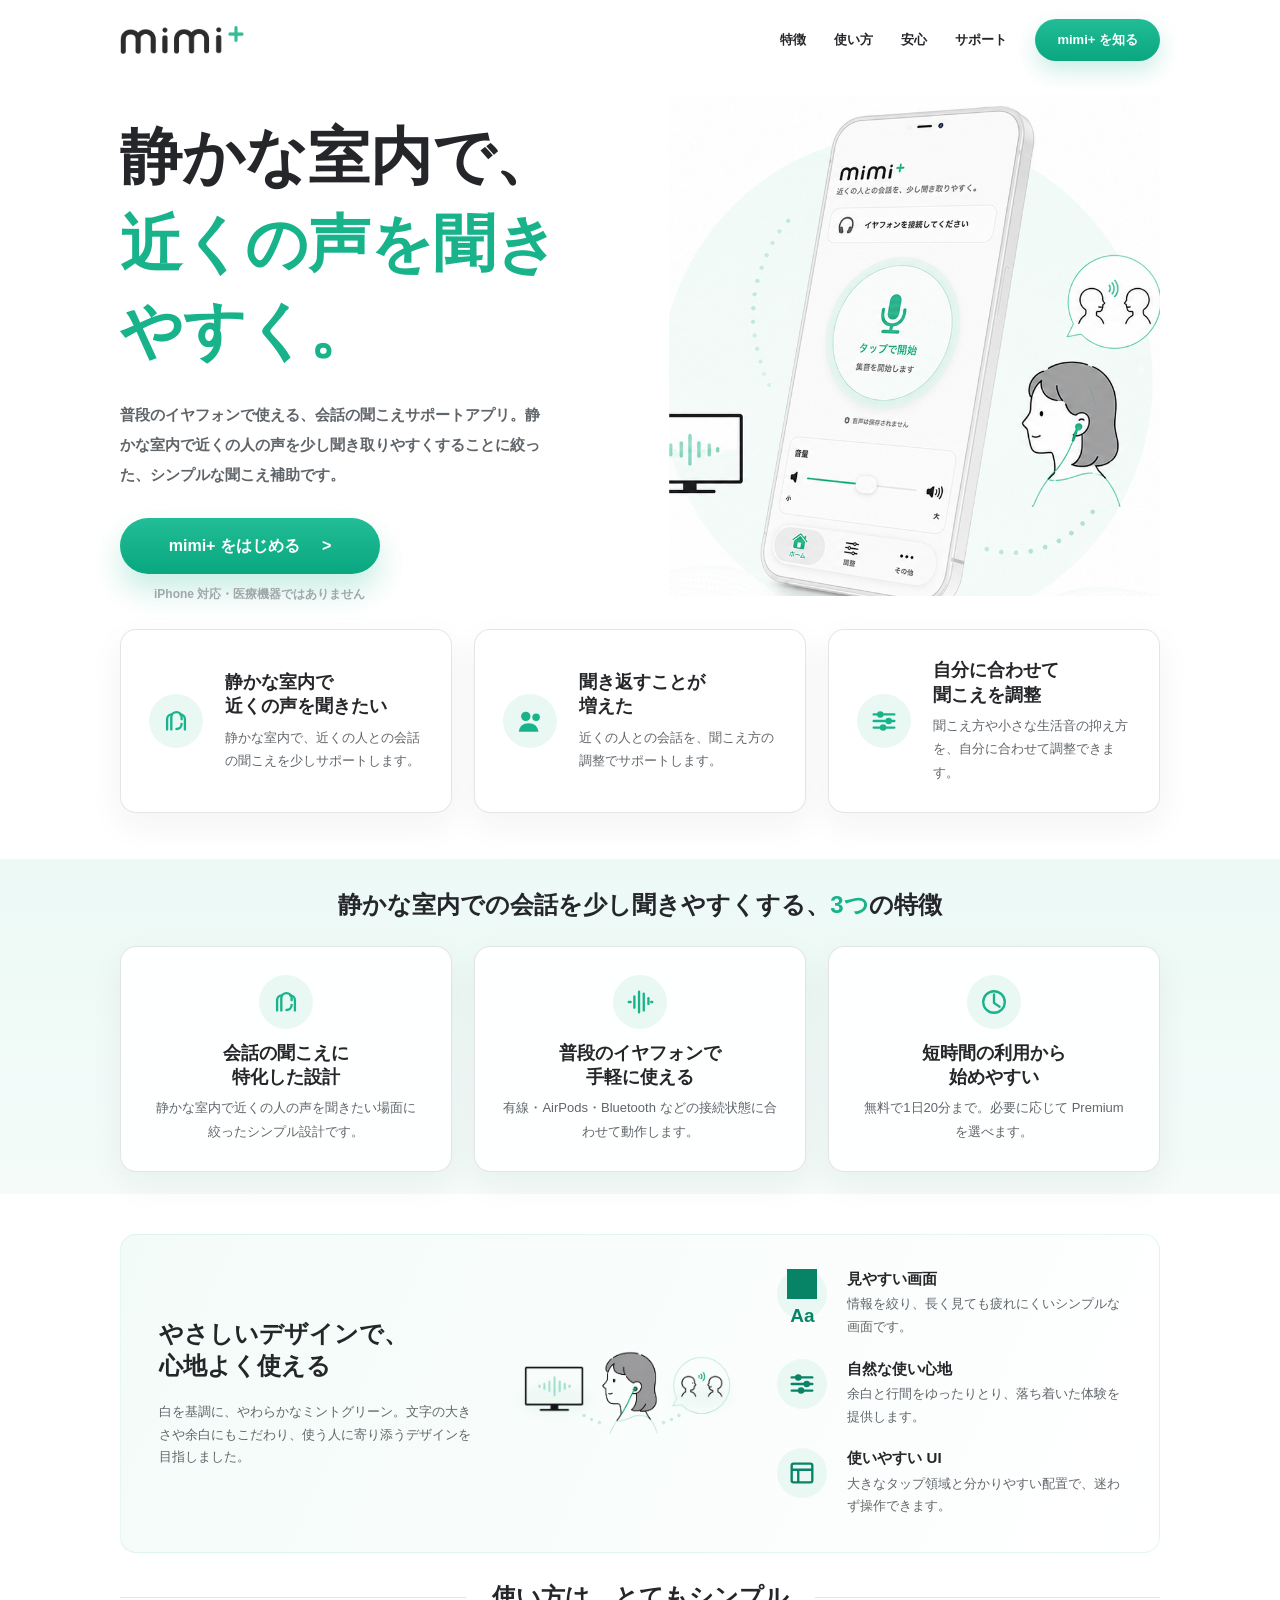
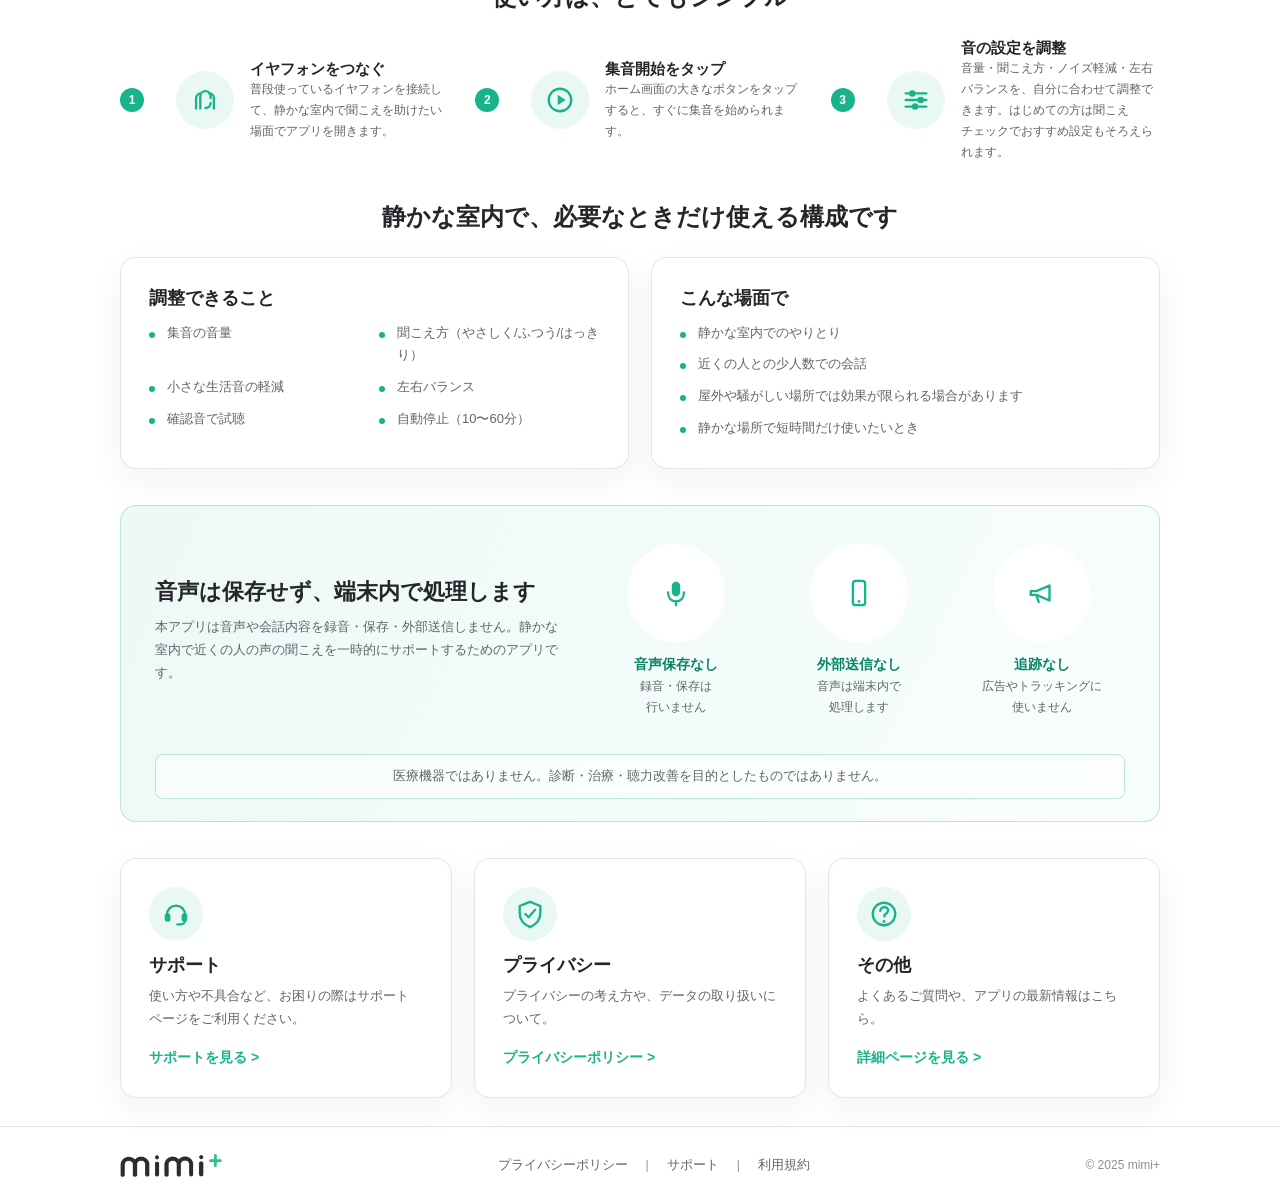
<file: index.html>
<!doctype html>
<html lang="ja">
  <head>
    <meta charset="utf-8" />
    <meta name="viewport" content="width=device-width, initial-scale=1" />
    <title>mimi+ | 静かな室内で、近くの声を聞きやすく。</title>
    <meta
      name="description"
      content="mimi+ は、静かな室内で近くの人の声を少し聞き取りやすくする聞こえ補助アプリです。音声は保存せず、端末内で処理します。"
    />
    <link rel="canonical" href="https://fun-products.github.io/mimi-app-store-pages/" />
    <meta property="og:type" content="website" />
    <meta property="og:locale" content="ja_JP" />
    <meta property="og:site_name" content="mimi+" />
    <meta property="og:title" content="mimi+ | 静かな室内で、近くの声を聞きやすく。" />
    <meta property="og:description" content="静かな室内で近くの人の声を少し聞き取りやすくする聞こえ補助アプリ。" />
    <meta property="og:url" content="https://fun-products.github.io/mimi-app-store-pages/" />
    <meta property="og:image" content="https://fun-products.github.io/mimi-app-store-pages/assets/hero-firstview.png" />
    <meta name="twitter:card" content="summary_large_image" />
    <meta name="twitter:title" content="mimi+ | 静かな室内で、近くの声を聞きやすく。" />
    <meta name="twitter:description" content="静かな室内で近くの人の声を少し聞き取りやすくする聞こえ補助アプリ。" />
    <meta name="twitter:image" content="https://fun-products.github.io/mimi-app-store-pages/assets/hero-firstview.png" />
    <link rel="stylesheet" href="./assets/mimi-pages.css" />
  </head>
  <body class="site site--home">
    <a class="skip-link" href="#main-content">本文へ移動</a>

    <header class="site-header">
      <div class="site-header__inner">
        <a class="site-header__brand" href="./index.html" aria-label="mimi+ トップページ">
          <img src="./assets/logo_long_comp.png" alt="mimi+" />
        </a>
        <input type="checkbox" id="nav-toggle" class="nav-toggle-checkbox sr-only" aria-hidden="true" />
        <label for="nav-toggle" class="nav-toggle-label" aria-label="メニューを開く">
          <span class="nav-toggle-icon"></span>
        </label>
        <nav class="site-header__nav" aria-label="メインナビゲーション">
          <a href="#features">特徴</a>
          <a href="#howto">使い方</a>
          <a href="#privacy">安心</a>
          <a href="./support.html">サポート</a>
          <a class="site-header__cta" href="#features">mimi+ を知る</a>
        </nav>
      </div>
    </header>

    <main id="main-content">
      <section class="hero" aria-labelledby="hero-title">
        <div class="container hero__inner">
          <div class="hero__copy">
            <h1 id="hero-title">静かな室内で、<br /><span>近くの声を聞きやすく。</span></h1>
            <p>普段のイヤフォンで使える、会話の聞こえサポートアプリ。静かな室内で近くの人の声を少し聞き取りやすくすることに絞った、シンプルな聞こえ補助です。</p>
            <a class="hero__button" href="#features">mimi+ をはじめる</a>
            <small>iPhone 対応・医療機器ではありません</small>
          </div>
          <div class="hero__visual" aria-hidden="true">
            <img src="./assets/hero-firstview.png" alt="" />
          </div>
          <picture class="hero__mobile-visual" aria-hidden="true">
            <img src="./assets/hero-firstview_sp.png" alt="" />
          </picture>
        </div>
      </section>

      <section class="container home-benefits" aria-label="mimi+ の主なメリット">
        <div class="icon-card icon-card--horizontal">
          <span class="icon-card__icon icon-ear" aria-hidden="true"></span>
          <div>
            <h2>静かな室内で<br />近くの声を聞きたい</h2>
            <p>静かな室内で、近くの人との会話の聞こえを少しサポートします。</p>
          </div>
        </div>
        <div class="icon-card icon-card--horizontal">
          <span class="icon-card__icon icon-people" aria-hidden="true"></span>
          <div>
            <h2>聞き返すことが<br />増えた</h2>
            <p>近くの人との会話を、聞こえ方の調整でサポートします。</p>
          </div>
        </div>
        <div class="icon-card icon-card--horizontal">
          <span class="icon-card__icon icon-sliders" aria-hidden="true"></span>
          <div>
            <h2>自分に合わせて<br />聞こえを調整</h2>
            <p>聞こえ方や小さな生活音の抑え方を、自分に合わせて調整できます。</p>
          </div>
        </div>
      </section>

      <section class="mint-band" id="features" aria-labelledby="features-title">
        <div class="container">
          <h2 class="section-title">静かな室内での会話を少し聞きやすくする、<span>3つ</span>の特徴</h2>
          <div class="three-grid">
            <article class="feature-card">
              <span class="feature-card__icon icon-earbuds" aria-hidden="true"></span>
              <h3>会話の聞こえに<br />特化した設計</h3>
              <p>静かな室内で近くの人の声を聞きたい場面に絞ったシンプル設計です。</p>
            </article>
            <article class="feature-card">
              <span class="feature-card__icon icon-wave" aria-hidden="true"></span>
              <h3>普段のイヤフォンで<br />手軽に使える</h3>
              <p>有線・AirPods・Bluetooth などの接続状態に合わせて動作します。</p>
            </article>
            <article class="feature-card">
              <span class="feature-card__icon icon-clock" aria-hidden="true"></span>
              <h3>短時間の利用から<br />始めやすい</h3>
              <p>無料で1日20分まで。必要に応じて Premium を選べます。</p>
            </article>
          </div>
        </div>
      </section>

      <section class="container design-section" aria-labelledby="design-title">
        <div class="soft-panel design-panel">
          <div>
            <h2 id="design-title">やさしいデザインで、<br />心地よく使える</h2>
            <p>白を基調に、やわらかなミントグリーン。文字の大きさや余白にもこだわり、使う人に寄り添うデザインを目指しました。</p>
          </div>
          <img class="design-panel__image" src="./assets/opening_main_illust.png" alt="mimi+ のやさしい利用イメージ" />
          <div class="design-list">
            <div class="design-list__item">
              <span>Aa</span>
              <div>
                <h3>見やすい画面</h3>
                <p>情報を絞り、長く見ても疲れにくいシンプルな画面です。</p>
              </div>
            </div>
            <div class="design-list__item">
              <span class="icon-mini-sliders" aria-hidden="true"></span>
              <div>
                <h3>自然な使い心地</h3>
                <p>余白と行間をゆったりとり、落ち着いた体験を提供します。</p>
              </div>
            </div>
            <div class="design-list__item">
              <span class="icon-mini-ui" aria-hidden="true"></span>
              <div>
                <h3>使いやすい UI</h3>
                <p>大きなタップ領域と分かりやすい配置で、迷わず操作できます。</p>
              </div>
            </div>
          </div>
        </div>
      </section>

      <section class="container" id="howto" aria-labelledby="howto-title">
        <h2 class="section-title section-title--lined">使い方は、とてもシンプル</h2>
        <ol class="steps">
          <li>
            <span class="steps__number">1</span>
            <span class="steps__icon icon-earbuds" aria-hidden="true"></span>
            <div>
              <h3>イヤフォンをつなぐ</h3>
              <p>普段使っているイヤフォンを接続して、静かな室内で聞こえを助けたい場面でアプリを開きます。</p>
            </div>
          </li>
          <li>
            <span class="steps__number">2</span>
            <span class="steps__icon icon-play" aria-hidden="true"></span>
            <div>
              <h3>集音開始をタップ</h3>
              <p>ホーム画面の大きなボタンをタップすると、すぐに集音を始められます。</p>
            </div>
          </li>
          <li>
            <span class="steps__number">3</span>
            <span class="steps__icon icon-sliders" aria-hidden="true"></span>
            <div>
              <h3>音の設定を調整</h3>
              <p>音量・聞こえ方・ノイズ軽減・左右バランスを、自分に合わせて調整できます。はじめての方は聞こえチェックでおすすめ設定もそろえられます。</p>
            </div>
          </li>
        </ol>
      </section>

      <section class="container" aria-labelledby="details-title">
        <h2 class="section-title">静かな室内で、必要なときだけ使える構成です</h2>
        <div class="two-grid">
          <div class="plain-card">
            <h3>調整できること</h3>
            <ul class="dot-list dot-list--cols">
              <li>集音の音量</li>
              <li>聞こえ方（やさしく/ふつう/はっきり）</li>
              <li>小さな生活音の軽減</li>
              <li>左右バランス</li>
              <li>確認音で試聴</li>
              <li>自動停止（10〜60分）</li>
            </ul>
          </div>
          <div class="plain-card">
            <h3>こんな場面で</h3>
            <ul class="dot-list">
              <li>静かな室内でのやりとり</li>
              <li>近くの人との少人数での会話</li>
              <li>屋外や騒がしい場所では効果が限られる場合があります</li>
              <li>静かな場所で短時間だけ使いたいとき</li>
            </ul>
          </div>
        </div>
      </section>

      <section class="container" id="privacy" aria-labelledby="privacy-title">
        <div class="assurance-panel">
          <div class="assurance-panel__text">
            <h2 id="privacy-title">音声は保存せず、端末内で処理します</h2>
            <p>本アプリは音声や会話内容を録音・保存・外部送信しません。静かな室内で近くの人の声の聞こえを一時的にサポートするためのアプリです。</p>
          </div>
          <div class="assurance-panel__items">
            <div>
              <span class="icon-mic" aria-hidden="true"></span>
              <strong>音声保存なし</strong>
              <p>録音・保存は<br />行いません</p>
            </div>
            <div>
              <span class="icon-phone" aria-hidden="true"></span>
              <strong>外部送信なし</strong>
              <p>音声は端末内で<br />処理します</p>
            </div>
            <div>
              <span class="icon-megaphone" aria-hidden="true"></span>
              <strong>追跡なし</strong>
              <p>広告やトラッキングに<br />使いません</p>
            </div>
          </div>
          <p class="assurance-panel__note">医療機器ではありません。診断・治療・聴力改善を目的としたものではありません。</p>
        </div>
      </section>

      <section class="container link-section" aria-label="関連ページ">
        <a class="link-card" href="./support.html">
          <span class="link-card__icon icon-headset" aria-hidden="true"></span>
          <h2>サポート</h2>
          <p>使い方や不具合など、お困りの際はサポートページをご利用ください。</p>
          <strong>サポートを見る</strong>
        </a>
        <a class="link-card" href="./privacy.html">
          <span class="link-card__icon icon-shield" aria-hidden="true"></span>
          <h2>プライバシー</h2>
          <p>プライバシーの考え方や、データの取り扱いについて。</p>
          <strong>プライバシーポリシー</strong>
        </a>
        <a class="link-card" href="./support.html#faq">
          <span class="link-card__icon icon-question" aria-hidden="true"></span>
          <h2>その他</h2>
          <p>よくあるご質問や、アプリの最新情報はこちら。</p>
          <strong>詳細ページを見る</strong>
        </a>
      </section>
    </main>

    <footer class="site-footer">
      <div class="site-footer__inner">
        <a class="site-footer__brand" href="./index.html" aria-label="mimi+ トップページ">
          <img src="./assets/logo_long_comp.png" alt="mimi+" />
        </a>
        <nav class="site-footer__links" aria-label="フッターナビゲーション">
          <a href="./privacy.html">プライバシーポリシー</a>
          <span>|</span>
          <a href="./support.html">サポート</a>
          <span>|</span>
          <a href="./support.html#terms">利用規約</a>
        </nav>
        <p>&copy; 2025 mimi+</p>
      </div>
    </footer>
  </body>
</html>
</file>
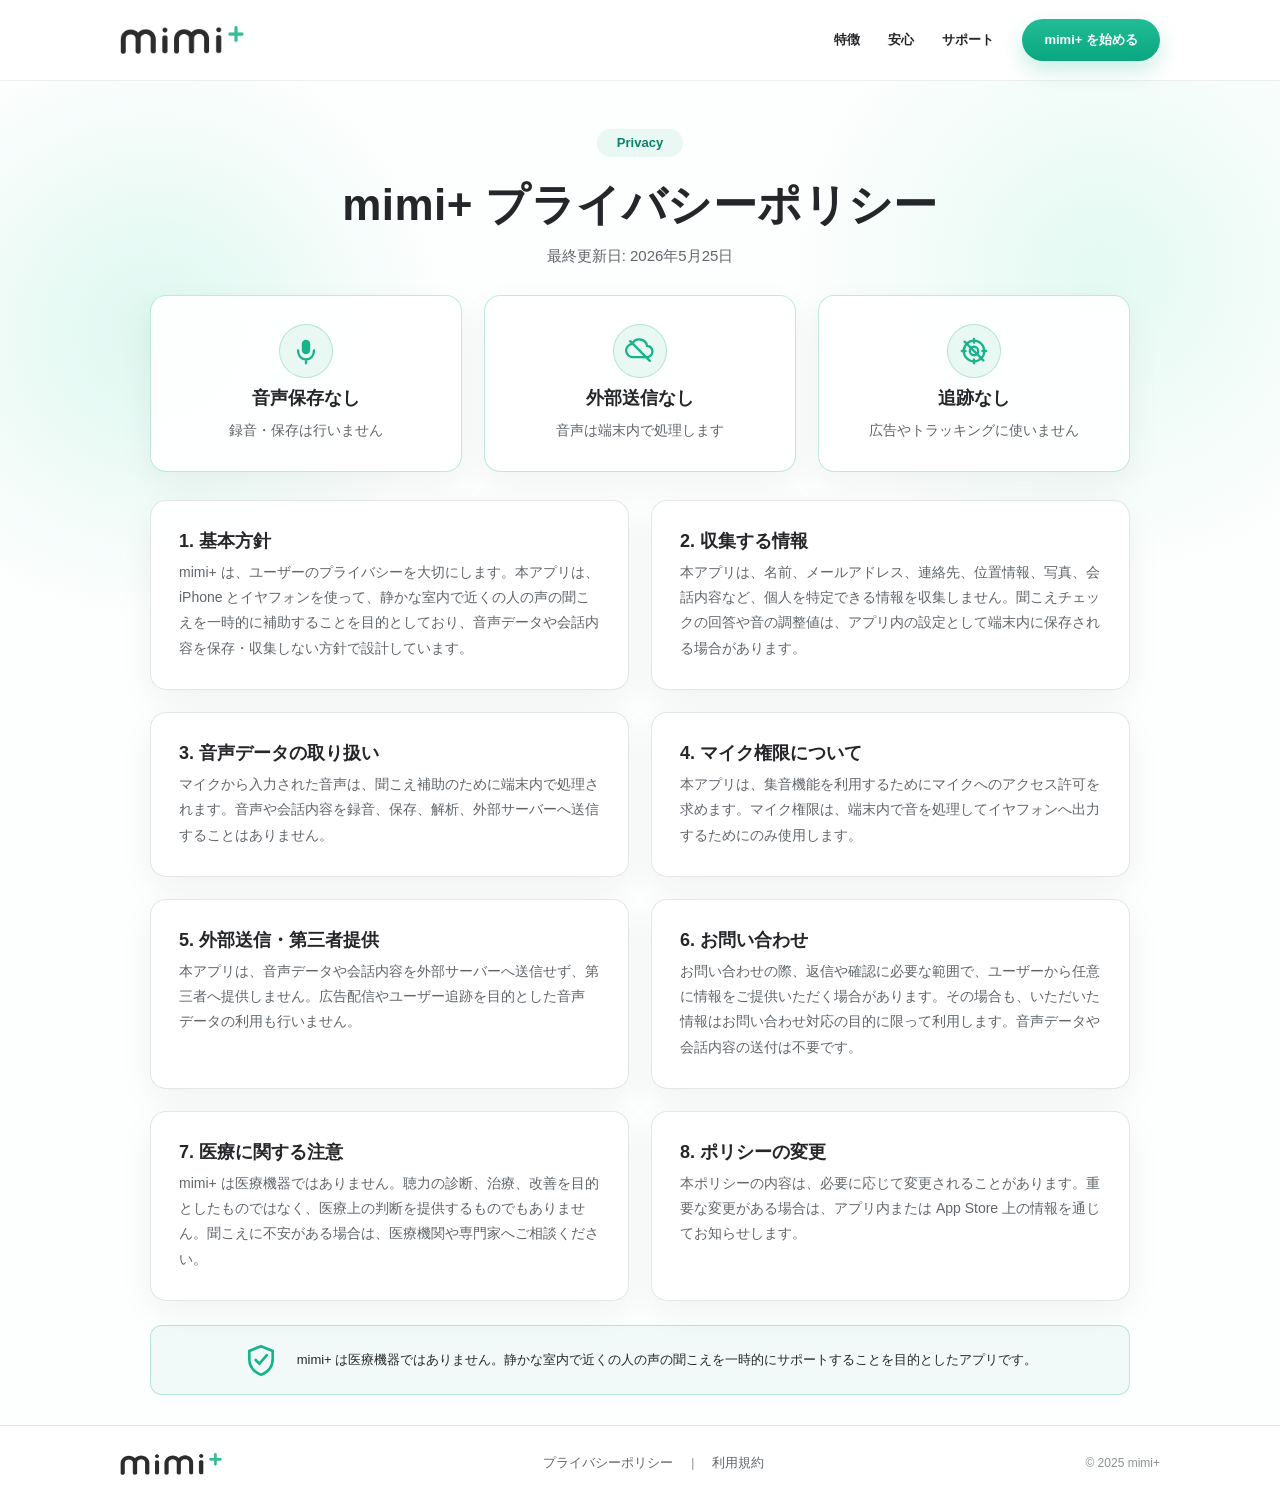
<file: privacy.html>
<!doctype html>
<html lang="ja">

<head>
  <meta charset="utf-8" />
  <meta name="viewport" content="width=device-width, initial-scale=1" />
  <title>mimi+ プライバシーポリシー</title>
  <meta name="description" content="mimi+ のプライバシーポリシーです。音声処理、保存しない情報、問い合わせ時の情報の扱いをまとめています。" />
  <link rel="canonical" href="https://fun-products.github.io/mimi-app-store-pages/privacy.html" />
  <meta property="og:type" content="website" />
  <meta property="og:locale" content="ja_JP" />
  <meta property="og:site_name" content="mimi+" />
  <meta property="og:title" content="mimi+ プライバシーポリシー" />
  <meta property="og:description" content="mimi+ のプライバシーポリシーです。" />
  <meta property="og:url" content="https://fun-products.github.io/mimi-app-store-pages/privacy.html" />
  <meta property="og:image" content="https://fun-products.github.io/mimi-app-store-pages/assets/hero-firstview.png" />
  <meta name="twitter:card" content="summary_large_image" />
  <link rel="stylesheet" href="./assets/mimi-pages.css" />
</head>

<body class="site site--policy">
  <a class="skip-link" href="#main-content">本文へ移動</a>

  <header class="site-header site-header--solid">
    <div class="site-header__inner">
      <a class="site-header__brand" href="./index.html" aria-label="mimi+ トップページ">
        <img src="./assets/logo_long_comp.png" alt="mimi+" />
      </a>
      <input type="checkbox" id="nav-toggle" class="nav-toggle-checkbox sr-only" aria-hidden="true" />
      <label for="nav-toggle" class="nav-toggle-label" aria-label="メニューを開く">
        <span class="nav-toggle-icon"></span>
      </label>
      <nav class="site-header__nav" aria-label="メインナビゲーション">
        <a href="./index.html#features">特徴</a>
        <a href="./index.html#privacy">安心</a>
        <a href="./support.html">サポート</a>
        <a class="site-header__cta" href="./index.html#features">mimi+ を始める</a>
      </nav>
    </div>
  </header>

  <main id="main-content" class="subpage-main">
    <section class="policy-hero" aria-labelledby="policy-title">
      <span>Privacy</span>
      <h1 id="policy-title">mimi+ プライバシーポリシー</h1>
      <p>最終更新日: 2026年5月25日</p>
    </section>

    <section class="container policy-assurance" aria-label="プライバシーの要点">
      <div>
        <span class="icon-mic-off" aria-hidden="true"></span>
        <strong>音声保存なし</strong>
        <p>録音・保存は行いません</p>
      </div>
      <div>
        <span class="icon-cloud-off" aria-hidden="true"></span>
        <strong>外部送信なし</strong>
        <p>音声は端末内で処理します</p>
      </div>
      <div>
        <span class="icon-target-off" aria-hidden="true"></span>
        <strong>追跡なし</strong>
        <p>広告やトラッキングに使いません</p>
      </div>
    </section>

    <section class="container policy-grid" aria-label="プライバシーポリシー本文">
      <article class="policy-card">
        <h2>1. 基本方針</h2>
        <p>mimi+ は、ユーザーのプライバシーを大切にします。本アプリは、iPhone とイヤフォンを使って、静かな室内で近くの人の声の聞こえを一時的に補助することを目的としており、音声データや会話内容を保存・収集しない方針で設計しています。
        </p>
      </article>
      <article class="policy-card">
        <h2>2. 収集する情報</h2>
        <p>本アプリは、名前、メールアドレス、連絡先、位置情報、写真、会話内容など、個人を特定できる情報を収集しません。聞こえチェックの回答や音の調整値は、アプリ内の設定として端末内に保存される場合があります。</p>
      </article>
      <article class="policy-card">
        <h2>3. 音声データの取り扱い</h2>
        <p>マイクから入力された音声は、聞こえ補助のために端末内で処理されます。音声や会話内容を録音、保存、解析、外部サーバーへ送信することはありません。</p>
      </article>
      <article class="policy-card">
        <h2>4. マイク権限について</h2>
        <p>本アプリは、集音機能を利用するためにマイクへのアクセス許可を求めます。マイク権限は、端末内で音を処理してイヤフォンへ出力するためにのみ使用します。</p>
      </article>
      <article class="policy-card">
        <h2>5. 外部送信・第三者提供</h2>
        <p>本アプリは、音声データや会話内容を外部サーバーへ送信せず、第三者へ提供しません。広告配信やユーザー追跡を目的とした音声データの利用も行いません。</p>
      </article>
      <article class="policy-card">
        <h2>6. お問い合わせ</h2>
        <p>お問い合わせの際、返信や確認に必要な範囲で、ユーザーから任意に情報をご提供いただく場合があります。その場合も、いただいた情報はお問い合わせ対応の目的に限って利用します。音声データや会話内容の送付は不要です。</p>
      </article>

      <article class="policy-card">
        <h2>7. 医療に関する注意</h2>
        <p>mimi+ は医療機器ではありません。聴力の診断、治療、改善を目的としたものではなく、医療上の判断を提供するものでもありません。聞こえに不安がある場合は、医療機関や専門家へご相談ください。</p>
      </article>
      <article class="policy-card">
        <h2>8. ポリシーの変更</h2>
        <p>本ポリシーの内容は、必要に応じて変更されることがあります。重要な変更がある場合は、アプリ内または App Store 上の情報を通じてお知らせします。</p>
      </article>

    </section>



    <div class="container">
      <p class="policy-note"><span class="icon-check-shield" aria-hidden="true"></span>mimi+
        は医療機器ではありません。静かな室内で近くの人の声の聞こえを一時的にサポートすることを目的としたアプリです。</p>
    </div>
  </main>

  <footer class="site-footer">
    <div class="site-footer__inner">
      <a class="site-footer__brand" href="./index.html" aria-label="mimi+ トップページ">
        <img src="./assets/logo_long_comp.png" alt="mimi+" />
      </a>
      <nav class="site-footer__links" aria-label="フッターナビゲーション">
        <a href="./privacy.html">プライバシーポリシー</a>
        <span>|</span>
        <a href="./support.html#terms">利用規約</a>
      </nav>
      <p>&copy; 2025 mimi+</p>
    </div>
  </footer>
</body>

</html>
</file>
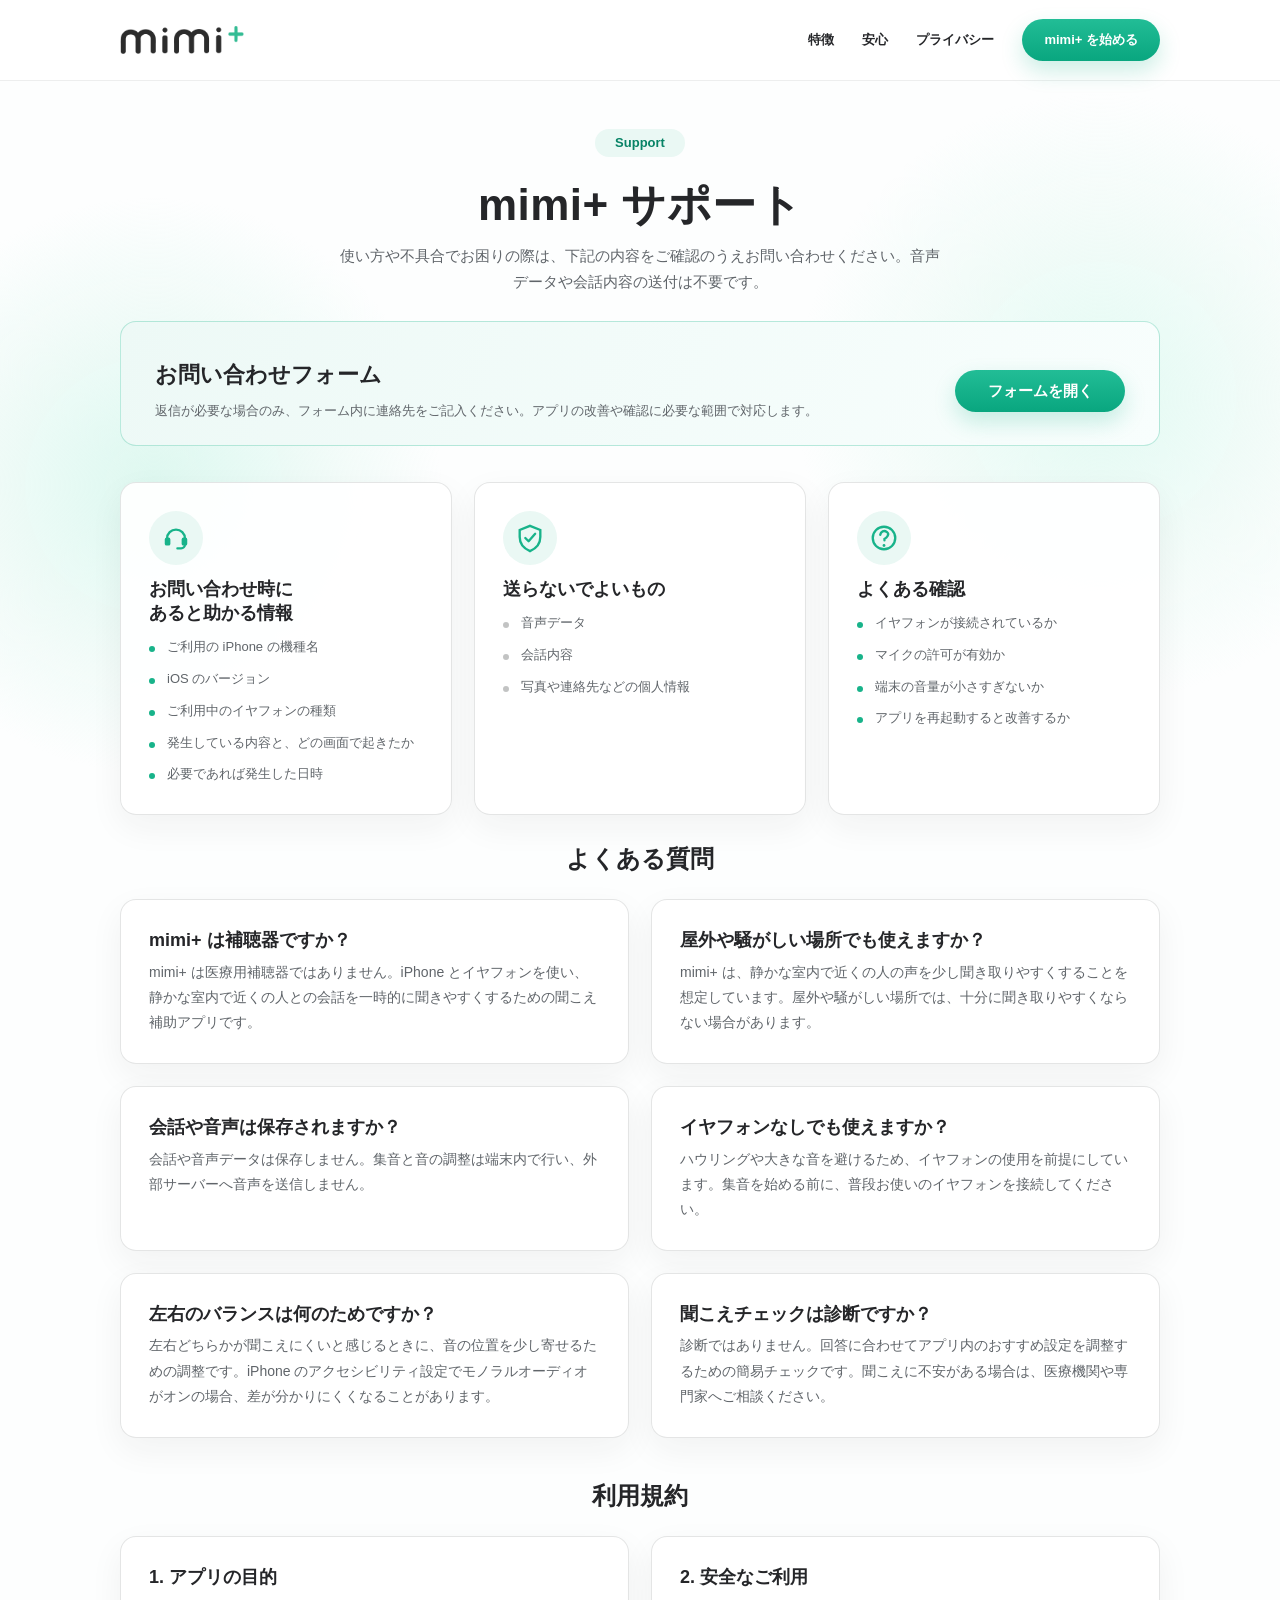
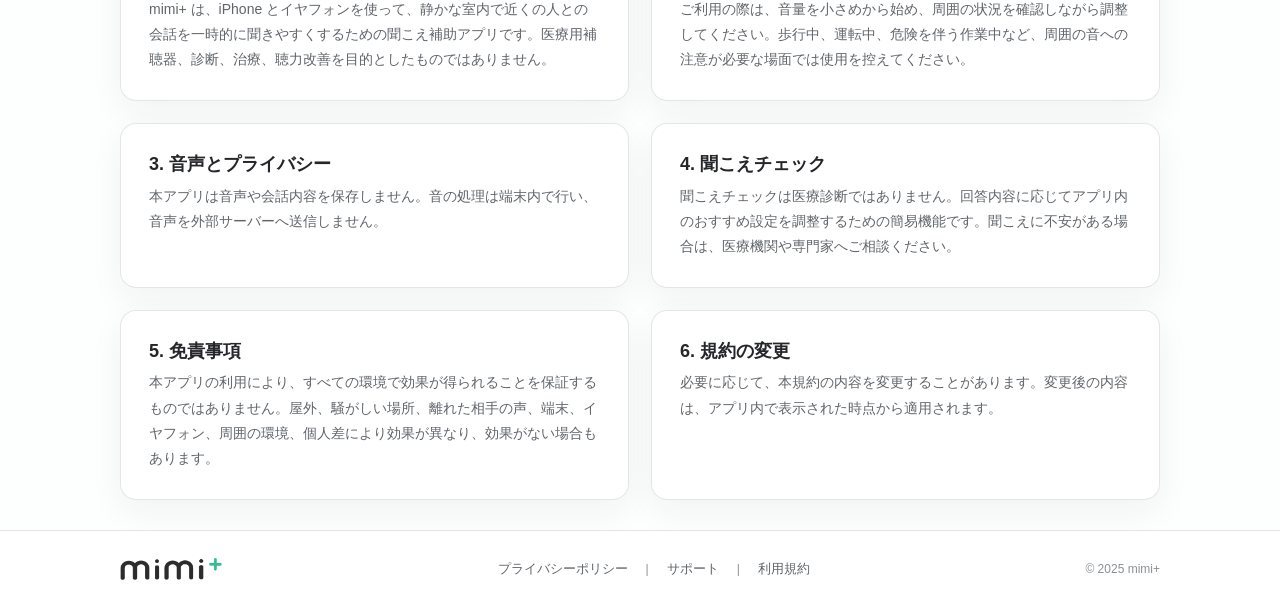
<file: support.html>
<!doctype html>
<html lang="ja">

<head>
  <meta charset="utf-8" />
  <meta name="viewport" content="width=device-width, initial-scale=1" />
  <title>mimi+ サポート</title>
  <meta name="description" content="mimi+ のサポートページです。お問い合わせ、確認事項、送らないでよい情報をまとめています。" />
  <link rel="canonical" href="https://fun-products.github.io/mimi-app-store-pages/support.html" />
  <meta property="og:type" content="website" />
  <meta property="og:locale" content="ja_JP" />
  <meta property="og:site_name" content="mimi+" />
  <meta property="og:title" content="mimi+ サポート" />
  <meta property="og:description" content="mimi+ のサポートページです。" />
  <meta property="og:url" content="https://fun-products.github.io/mimi-app-store-pages/support.html" />
  <meta property="og:image" content="https://fun-products.github.io/mimi-app-store-pages/assets/hero-firstview.png" />
  <meta name="twitter:card" content="summary_large_image" />
  <link rel="stylesheet" href="./assets/mimi-pages.css" />
</head>

<body class="site site--support">
  <a class="skip-link" href="#main-content">本文へ移動</a>

  <header class="site-header site-header--solid">
    <div class="site-header__inner">
      <a class="site-header__brand" href="./index.html" aria-label="mimi+ トップページ">
        <img src="./assets/logo_long_comp.png" alt="mimi+" />
      </a>
      <input type="checkbox" id="nav-toggle" class="nav-toggle-checkbox sr-only" aria-hidden="true" />
      <label for="nav-toggle" class="nav-toggle-label" aria-label="メニューを開く">
        <span class="nav-toggle-icon"></span>
      </label>
      <nav class="site-header__nav" aria-label="メインナビゲーション">
        <a href="./index.html#features">特徴</a>
        <a href="./index.html#privacy">安心</a>
        <a href="./privacy.html">プライバシー</a>
        <a class="site-header__cta" href="./index.html#features">mimi+ を始める</a>
      </nav>
    </div>
  </header>

  <main id="main-content" class="subpage-main">
    <section class="support-hero" aria-labelledby="support-title">
      <span>Support</span>
      <h1 id="support-title">mimi+ サポート</h1>
      <p>使い方や不具合でお困りの際は、下記の内容をご確認のうえお問い合わせください。音声データや会話内容の送付は不要です。</p>
    </section>

    <section class="container" aria-labelledby="contact-title">
      <div class="assurance-panel support-contact">
        <div class="assurance-panel__text">
          <h2 id="contact-title">お問い合わせフォーム</h2>
          <p>返信が必要な場合のみ、フォーム内に連絡先をご記入ください。アプリの改善や確認に必要な範囲で対応します。</p>
        </div>
        <a class="button-primary" href="https://docs.google.com/forms/d/e/1FAIpQLSecvOebMDHnBMJmkzbAA38nrj9cXEa5qWuIyonCzr0FFIR07w/viewform" target="_blank"
          rel="noopener noreferrer">フォームを開く</a>
      </div>
    </section>

    <section class="container support-cards" aria-label="サポート情報">
      <article class="link-card">
        <span class="link-card__icon icon-headset" aria-hidden="true"></span>
        <h2>お問い合わせ時にあると助かる情報</h2>
        <ul class="dot-list">
          <li>ご利用の iPhone の機種名</li>
          <li>iOS のバージョン</li>
          <li>ご利用中のイヤフォンの種類</li>
          <li>発生している内容と、どの画面で起きたか</li>
          <li>必要であれば発生した日時</li>
        </ul>
      </article>
      <article class="link-card">
        <span class="link-card__icon icon-shield" aria-hidden="true"></span>
        <h2>送らないでよいもの</h2>
        <ul class="dot-list dot-list--muted">
          <li>音声データ</li>
          <li>会話内容</li>
          <li>写真や連絡先などの個人情報</li>
        </ul>
      </article>
      <article class="link-card">
        <span class="link-card__icon icon-question" aria-hidden="true"></span>
        <h2>よくある確認</h2>
        <ul class="dot-list">
          <li>イヤフォンが接続されているか</li>
          <li>マイクの許可が有効か</li>
          <li>端末の音量が小さすぎないか</li>
          <li>アプリを再起動すると改善するか</li>
        </ul>
      </article>
    </section>

    <section class="container" id="faq" aria-labelledby="faq-title">
      <h2 class="section-title">よくある質問</h2>
      <div class="policy-grid faq-grid">
        <article class="policy-card">
          <h2>mimi+ は補聴器ですか？</h2>
          <p>mimi+ は医療用補聴器ではありません。iPhone とイヤフォンを使い、静かな室内で近くの人との会話を一時的に聞きやすくするための聞こえ補助アプリです。</p>
        </article>
        <article class="policy-card">
          <h2>屋外や騒がしい場所でも使えますか？</h2>
          <p>mimi+ は、静かな室内で近くの人の声を少し聞き取りやすくすることを想定しています。屋外や騒がしい場所では、十分に聞き取りやすくならない場合があります。</p>
        </article>
        <article class="policy-card">
          <h2>会話や音声は保存されますか？</h2>
          <p>会話や音声データは保存しません。集音と音の調整は端末内で行い、外部サーバーへ音声を送信しません。</p>
        </article>
        <article class="policy-card">
          <h2>イヤフォンなしでも使えますか？</h2>
          <p>ハウリングや大きな音を避けるため、イヤフォンの使用を前提にしています。集音を始める前に、普段お使いのイヤフォンを接続してください。</p>
        </article>
        <article class="policy-card">
          <h2>左右のバランスは何のためですか？</h2>
          <p>左右どちらかが聞こえにくいと感じるときに、音の位置を少し寄せるための調整です。iPhone のアクセシビリティ設定でモノラルオーディオがオンの場合、差が分かりにくくなることがあります。</p>
        </article>
        <article class="policy-card">
          <h2>聞こえチェックは診断ですか？</h2>
          <p>診断ではありません。回答に合わせてアプリ内のおすすめ設定を調整するための簡易チェックです。聞こえに不安がある場合は、医療機関や専門家へご相談ください。</p>
        </article>
      </div>
    </section>

    <section class="container terms-section" aria-labelledby="terms-title">
      <h2 class="section-title" id="terms-title">利用規約</h2>
      <div class="policy-grid">
        <article class="policy-card" id="terms">
          <h2>1. アプリの目的</h2>
          <p>mimi+ は、iPhone とイヤフォンを使って、静かな室内で近くの人との会話を一時的に聞きやすくするための聞こえ補助アプリです。医療用補聴器、診断、治療、聴力改善を目的としたものではありません。</p>
        </article>
        <article class="policy-card">
          <h2>2. 安全なご利用</h2>
          <p>ご利用の際は、音量を小さめから始め、周囲の状況を確認しながら調整してください。歩行中、運転中、危険を伴う作業中など、周囲の音への注意が必要な場面では使用を控えてください。</p>
        </article>
        <article class="policy-card">
          <h2>3. 音声とプライバシー</h2>
          <p>本アプリは音声や会話内容を保存しません。音の処理は端末内で行い、音声を外部サーバーへ送信しません。</p>
        </article>
        <article class="policy-card">
          <h2>4. 聞こえチェック</h2>
          <p>聞こえチェックは医療診断ではありません。回答内容に応じてアプリ内のおすすめ設定を調整するための簡易機能です。聞こえに不安がある場合は、医療機関や専門家へご相談ください。</p>
        </article>
        <article class="policy-card">
          <h2>5. 免責事項</h2>
          <p>本アプリの利用により、すべての環境で効果が得られることを保証するものではありません。屋外、騒がしい場所、離れた相手の声、端末、イヤフォン、周囲の環境、個人差により効果が異なり、効果がない場合もあります。</p>
        </article>
        <article class="policy-card">
          <h2>6. 規約の変更</h2>
          <p>必要に応じて、本規約の内容を変更することがあります。変更後の内容は、アプリ内で表示された時点から適用されます。</p>
        </article>
      </div>
    </section>
  </main>

  <footer class="site-footer">
    <div class="site-footer__inner">
      <a class="site-footer__brand" href="./index.html" aria-label="mimi+ トップページ">
        <img src="./assets/logo_long_comp.png" alt="mimi+" />
      </a>
      <nav class="site-footer__links" aria-label="フッターナビゲーション">
        <a href="./privacy.html">プライバシーポリシー</a>
        <span>|</span>
        <a href="./support.html">サポート</a>
        <span>|</span>
        <a href="./support.html#terms">利用規約</a>
      </nav>
      <p>&copy; 2025 mimi+</p>
    </div>
  </footer>
</body>

</html>
</file>
<file: assets/mimi-pages.css>
:root {
  color-scheme: light;
  --bg: #fdfefe;
  --paper: #ffffff;
  --mint: #18b38a;
  --mint-dark: #078366;
  --mint-soft: #eaf8f4;
  --mint-pale: #f3fbf8;
  --ink: #252629;
  --muted: #60656a;
  --line: rgba(34, 42, 44, 0.12);
  --line-mint: rgba(24, 179, 138, 0.28);
  --shadow: 0 12px 34px rgba(37, 38, 41, 0.055);
  --radius: 16px;
  --card-padding: 28px;
  --card-gap: 22px;
  --icon-size: 54px;
  --page: 1040px;
  --policy: 980px;
}

*,
*::before,
*::after {
  box-sizing: border-box;
}

html {
  scroll-behavior: smooth;
  background: var(--bg);
}

body {
  margin: 0;
  min-height: 100vh;
  color: var(--ink);
  font-family: "Hiragino Kaku Gothic ProN", "Yu Gothic", "YuGothic", "Noto Sans JP", Meiryo, sans-serif;
  font-size: 15px;
  line-height: 1.75;
  letter-spacing: 0;
  background:
    radial-gradient(circle at 12% 22%, rgba(218, 247, 238, 0.9), transparent 18rem),
    radial-gradient(circle at 86% 18%, rgba(225, 249, 241, 0.9), transparent 19rem),
    var(--bg);
  overflow-x: hidden;
  -webkit-tap-highlight-color: rgba(24, 179, 138, 0.16);
  overflow-wrap: break-word;
  line-break: strict;
}

.site--home {
  background: #fff;
}

a {
  color: inherit;
}

img {
  display: block;
  max-width: 100%;
}

a,
button {
  touch-action: manipulation;
}

a:focus-visible,
button:focus-visible {
  outline: 3px solid rgba(24, 179, 138, 0.42);
  outline-offset: 4px;
  border-radius: 10px;
}

[id] {
  scroll-margin-top: 92px;
}

h1,
h2,
h3,
p {
  margin: 0;
}

h1,
h2,
h3 {
  color: var(--ink);
  font-weight: 800;
  line-height: 1.35;
  text-wrap: balance;
}

p,
li {
  color: var(--muted);
  overflow-wrap: break-word;
}

ul,
ol {
  margin: 0;
  padding: 0;
}

.sr-only,
.skip-link {
  position: absolute;
  width: 1px;
  height: 1px;
  padding: 0;
  margin: -1px;
  overflow: hidden;
  clip: rect(0, 0, 0, 0);
  white-space: nowrap;
  border: 0;
}

.skip-link:focus {
  width: auto;
  height: auto;
  clip: auto;
  z-index: 100;
  left: 16px;
  top: 16px;
  margin: 0;
  padding: 10px 14px;
  border-radius: 999px;
  background: var(--ink);
  color: #fff;
}

.container {
  width: min(var(--page), calc(100% - 48px));
  margin: 0 auto;
}

.container>* {
  min-width: 0;
}

.site-header {
  position: absolute;
  inset: 0 0 auto;
  z-index: 20;
  padding: 19px 0;
}

.site-header--solid {
  position: sticky;
  background: rgba(255, 255, 255, 0.92);
  border-bottom: 1px solid rgba(34, 42, 44, 0.08);
  backdrop-filter: blur(14px);
}

.site-header__inner {
  width: min(var(--page), calc(100% - 48px));
  margin: 0 auto;
  display: flex;
  align-items: center;
  justify-content: space-between;
  gap: 20px;
}

.site-header__brand,
.site-footer__brand {
  display: inline-flex;
  align-items: center;
  text-decoration: none;
  flex: 0 0 auto;
}

.site-header__brand img {
  width: 124px;
}

.site-header__nav {
  display: flex;
  align-items: center;
  gap: 28px;
  font-size: 13px;
  font-weight: 800;
}

.site-header__nav a {
  text-decoration: none;
  white-space: nowrap;
}

.site-header__nav a:not(.site-header__cta):hover {
  color: var(--mint-dark);
}

.nav-toggle-label {
  display: none;
}

.site-header__cta,
.button-primary {
  display: inline-flex;
  align-items: center;
  justify-content: center;
  min-height: 42px;
  padding: 0 22px;
  border-radius: 999px;
  background: linear-gradient(180deg, #22bd96, #09a67f);
  color: #fff;
  font-weight: 800;
  text-decoration: none;
  box-shadow: 0 10px 22px rgba(24, 179, 138, 0.22);
  max-width: 100%;
}

.hero {
  padding: 86px 0 24px;
  background: #fff;
}

.hero__inner {
  min-height: 500px;
  display: grid;
  grid-template-columns: minmax(360px, 0.88fr) minmax(420px, 1.12fr);
  gap: 36px;
  align-items: center;
}

.hero__copy {
  padding-top: 28px;
}

.hero__copy h1 {
  font-size: clamp(42px, 5vw, 62px);
  line-height: 1.4;
  letter-spacing: 0;
  margin-bottom: 26px;
}

.hero__copy h1 span {
  color: var(--mint);
}

.hero__copy p {
  width: min(420px, 100%);
  font-size: 15px;
  font-weight: 600;
  line-height: 2;
  margin-bottom: 28px;
}

.hero__button {
  display: inline-flex;
  align-items: center;
  justify-content: center;
  min-width: 260px;
  min-height: 56px;
  padding: 0 28px;
  border-radius: 999px;
  background: linear-gradient(180deg, #22bd96, #08a77f);
  color: #fff;
  font-size: 16px;
  font-weight: 800;
  text-decoration: none;
  box-shadow: 0 16px 30px rgba(24, 179, 138, 0.24);
}

.hero__button::after {
  content: ">";
  margin-left: 22px;
}

.hero__copy small {
  display: block;
  margin: 10px 0 0 34px;
  color: #a2a7aa;
  font-size: 12px;
  font-weight: 700;
}

.hero__visual {
  position: relative;
  min-height: 500px;
  overflow: hidden;
}

.hero__visual img {
  position: absolute;
  inset: -38px -34px -30px auto;
  width: 820px;
  max-width: none;
  height: 590px;
  object-fit: cover;
  object-position: right center;
  clip-path: inset(0 0 0 36%);
}

.hero__mobile-visual {
  display: none;
}

.home-benefits {
  display: grid;
  grid-template-columns: repeat(3, minmax(0, 1fr));
  gap: var(--card-gap);
  margin-top: 0;
  padding-bottom: 46px;
}

.icon-card,
.plain-card,
.feature-card,
.policy-card,
.link-card,
.policy-assurance>div {
  background: rgba(255, 255, 255, 0.92);
  border: 1px solid var(--line);
  border-radius: var(--radius);
  box-shadow: var(--shadow);
  min-width: 0;
}

.plain-card,
.feature-card,
.policy-card,
.link-card {
  display: flex;
  flex-direction: column;
}

.icon-card--horizontal {
  min-height: 156px;
  padding: var(--card-padding);
  display: flex;
  align-items: center;
  gap: 22px;
}

.icon-card h2,
.link-card h2 {
  font-size: 18px;
  margin-bottom: 7px;
}

.link-card h2,
.policy-card h2,
.plain-card h2,
.plain-card h3,
.feature-card h3 {
  text-wrap: balance;
}

.icon-card p,
.feature-card p,
.plain-card p,
.link-card p,
.policy-card p {
  font-size: 13px;
  line-height: 1.8;
}

.link-card p,
.policy-card p,
.plain-card p {
  max-width: 100%;
}

.icon-card__icon,
.feature-card__icon,
.steps__icon,
.link-card__icon,
.policy-assurance span,
.assurance-panel__items span {
  flex: 0 0 auto;
  display: inline-grid;
  place-items: center;
  color: var(--mint);
}

.icon-card__icon {
  width: var(--icon-size);
  height: var(--icon-size);
  border-radius: 50%;
  background: var(--mint-soft);
}

.icon-card__icon::before,
.feature-card__icon::before,
.steps__icon::before,
.link-card__icon::before,
.policy-assurance span::before,
.assurance-panel__items span::before,
.design-list__item>span::before {
  content: "";
  width: 30px;
  height: 30px;
  display: block;
  background: currentColor;
  mask: var(--icon) center / contain no-repeat;
}

.icon-ear,
.icon-earbuds {
  --icon: url("data:image/svg+xml,%3Csvg viewBox='0 0 64 64' xmlns='http://www.w3.org/2000/svg'%3E%3Cpath d='M22 50V24a11 11 0 0 1 22 0v4' fill='none' stroke='black' stroke-width='5' stroke-linecap='round'/%3E%3Cpath d='M44 38c0 7-5 11-11 11' fill='none' stroke='black' stroke-width='5' stroke-linecap='round'/%3E%3Cpath d='M13 50V28a10 10 0 0 1 10-10M51 50V28a10 10 0 0 0-10-10' fill='none' stroke='black' stroke-width='5' stroke-linecap='round'/%3E%3C/svg%3E");
}

.icon-people {
  --icon: url("data:image/svg+xml,%3Csvg viewBox='0 0 64 64' xmlns='http://www.w3.org/2000/svg'%3E%3Ccircle cx='23' cy='22' r='10'/%3E%3Ccircle cx='45' cy='24' r='8'/%3E%3Cpath d='M8 55c2-12 9-18 21-18s19 6 21 18H8z'/%3E%3C/svg%3E");
}

.icon-sliders,
.icon-mini-sliders {
  --icon: url("data:image/svg+xml,%3Csvg viewBox='0 0 64 64' xmlns='http://www.w3.org/2000/svg'%3E%3Cpath d='M10 18h44M10 32h44M10 46h44' stroke='black' stroke-width='5' stroke-linecap='round'/%3E%3Ccircle cx='24' cy='18' r='7'/%3E%3Ccircle cx='42' cy='32' r='7'/%3E%3Ccircle cx='30' cy='46' r='7'/%3E%3C/svg%3E");
}

.icon-wave {
  --icon: url("data:image/svg+xml,%3Csvg viewBox='0 0 64 64' xmlns='http://www.w3.org/2000/svg'%3E%3Cpath d='M8 32h4m8-12v24m10-34v44m10-40v36m10-26v12m6-4h2' fill='none' stroke='black' stroke-width='5' stroke-linecap='round'/%3E%3C/svg%3E");
}

.icon-clock {
  --icon: url("data:image/svg+xml,%3Csvg viewBox='0 0 64 64' xmlns='http://www.w3.org/2000/svg'%3E%3Ccircle cx='32' cy='32' r='23' fill='none' stroke='black' stroke-width='5'/%3E%3Cpath d='M32 16v18l12 8' fill='none' stroke='black' stroke-width='5' stroke-linecap='round'/%3E%3C/svg%3E");
}

.icon-play {
  --icon: url("data:image/svg+xml,%3Csvg viewBox='0 0 64 64' xmlns='http://www.w3.org/2000/svg'%3E%3Ccircle cx='32' cy='32' r='24' fill='none' stroke='black' stroke-width='5'/%3E%3Cpath d='M27 21l17 11-17 11V21z'/%3E%3C/svg%3E");
}

.icon-mic,
.icon-mic-off {
  --icon: url("data:image/svg+xml,%3Csvg viewBox='0 0 64 64' xmlns='http://www.w3.org/2000/svg'%3E%3Crect x='23' y='8' width='18' height='31' rx='9'/%3E%3Cpath d='M15 31c0 11 7 19 17 19s17-8 17-19M32 50v8' fill='none' stroke='black' stroke-width='5' stroke-linecap='round'/%3E%3C/svg%3E");
}

.icon-phone {
  --icon: url("data:image/svg+xml,%3Csvg viewBox='0 0 64 64' xmlns='http://www.w3.org/2000/svg'%3E%3Crect x='19' y='6' width='26' height='52' rx='6' fill='none' stroke='black' stroke-width='5'/%3E%3Ccircle cx='32' cy='50' r='3'/%3E%3C/svg%3E");
}

.icon-megaphone {
  --icon: url("data:image/svg+xml,%3Csvg viewBox='0 0 64 64' xmlns='http://www.w3.org/2000/svg'%3E%3Cpath d='M8 36h12l28 12V16L20 28H8v8z' fill='none' stroke='black' stroke-width='5' stroke-linejoin='round'/%3E%3Cpath d='M20 37l5 14' fill='none' stroke='black' stroke-width='5' stroke-linecap='round'/%3E%3C/svg%3E");
}

.icon-headset {
  --icon: url("data:image/svg+xml,%3Csvg viewBox='0 0 64 64' xmlns='http://www.w3.org/2000/svg'%3E%3Cpath d='M13 33a19 19 0 0 1 38 0v13a8 8 0 0 1-8 8h-8' fill='none' stroke='black' stroke-width='5' stroke-linecap='round'/%3E%3Crect x='8' y='31' width='12' height='17' rx='4'/%3E%3Crect x='44' y='31' width='12' height='17' rx='4'/%3E%3C/svg%3E");
}

.icon-shield,
.icon-check-shield {
  --icon: url("data:image/svg+xml,%3Csvg viewBox='0 0 64 64' xmlns='http://www.w3.org/2000/svg'%3E%3Cpath d='M32 6l22 9v15c0 16-10 25-22 30C20 55 10 46 10 30V15l22-9z' fill='none' stroke='black' stroke-width='5'/%3E%3Cpath d='M22 32l7 7 14-16' fill='none' stroke='black' stroke-width='5' stroke-linecap='round' stroke-linejoin='round'/%3E%3C/svg%3E");
}

.icon-question {
  --icon: url("data:image/svg+xml,%3Csvg viewBox='0 0 64 64' xmlns='http://www.w3.org/2000/svg'%3E%3Ccircle cx='32' cy='32' r='24' fill='none' stroke='black' stroke-width='5'/%3E%3Cpath d='M24 25c1-7 8-10 14-6 7 5 0 12-5 15v3' fill='none' stroke='black' stroke-width='5' stroke-linecap='round'/%3E%3Ccircle cx='32' cy='48' r='3'/%3E%3C/svg%3E");
}

.icon-cloud-off {
  --icon: url("data:image/svg+xml,%3Csvg viewBox='0 0 64 64' xmlns='http://www.w3.org/2000/svg'%3E%3Cpath d='M18 45h28a12 12 0 0 0 1-24 17 17 0 0 0-32-4A13 13 0 0 0 18 45z' fill='none' stroke='black' stroke-width='5'/%3E%3Cpath d='M11 11l42 42' stroke='black' stroke-width='5' stroke-linecap='round'/%3E%3C/svg%3E");
}

.icon-target-off {
  --icon: url("data:image/svg+xml,%3Csvg viewBox='0 0 64 64' xmlns='http://www.w3.org/2000/svg'%3E%3Ccircle cx='32' cy='32' r='22' fill='none' stroke='black' stroke-width='5'/%3E%3Ccircle cx='32' cy='32' r='9' fill='none' stroke='black' stroke-width='5'/%3E%3Cpath d='M32 6v8M32 50v8M6 32h8M50 32h8M12 12l40 40' stroke='black' stroke-width='5' stroke-linecap='round'/%3E%3C/svg%3E");
}

.icon-mini-ui {
  --icon: url("data:image/svg+xml,%3Csvg viewBox='0 0 64 64' xmlns='http://www.w3.org/2000/svg'%3E%3Crect x='10' y='12' width='44' height='40' rx='4' fill='none' stroke='black' stroke-width='5'/%3E%3Cpath d='M10 25h44M24 25v27' stroke='black' stroke-width='5'/%3E%3C/svg%3E");
}

.mint-band {
  padding: 30px 0 22px;
  background: linear-gradient(180deg, rgba(235, 249, 245, 0.94), rgba(240, 250, 247, 0.72));
}

.section-title {
  margin: 0 auto 24px;
  text-align: center;
  font-size: 24px;
}

.section-title span {
  color: var(--mint);
}

.section-title--lined {
  display: grid;
  grid-template-columns: 1fr auto 1fr;
  align-items: center;
  gap: 26px;
}

.section-title--lined::before,
.section-title--lined::after {
  content: "";
  height: 1px;
  background: var(--line);
}

.three-grid {
  display: grid;
  grid-template-columns: repeat(3, minmax(0, 1fr));
  gap: var(--card-gap);
  align-items: stretch;
}

.feature-card {
  position: relative;
  display: flex;
  flex-direction: column;
  align-items: center;
  text-align: center;
  min-height: 220px;
  padding: var(--card-padding);
}

.feature-card__icon {
  display: inline-grid;
  place-items: center;
  width: var(--icon-size);
  height: var(--icon-size);
  border-radius: 50%;
  background: var(--mint-soft);
  color: var(--mint);
  margin-bottom: 12px;
}

.feature-card h3 {
  font-size: 18px;
  margin-bottom: 7px;
}

.note {
  margin-top: 18px;
  text-align: center;
  font-size: 12px;
}

.design-section {
  padding: 40px 0 28px;
}

.soft-panel {
  border-radius: var(--radius);
  background: linear-gradient(115deg, var(--mint-pale), #fff);
  border: 1px solid rgba(24, 179, 138, 0.1);
}

.design-panel {
  min-height: 240px;
  display: grid;
  grid-template-columns: minmax(0, 1fr) 250px minmax(0, 1.1fr);
  align-items: center;
  gap: 28px;
  padding: 34px 38px;
}

.design-panel h2 {
  font-size: 24px;
  margin-bottom: 18px;
}

.design-panel p {
  font-size: 13px;
}

.design-panel__image {
  width: 228px;
  justify-self: center;
}

.design-list {
  display: grid;
  gap: 20px;
}

.design-list__item {
  display: grid;
  grid-template-columns: 54px 1fr;
  gap: 16px;
  align-items: start;
}

.design-list__item>span {
  width: 50px;
  height: 50px;
  display: grid;
  place-items: center;
  border-radius: 50%;
  background: var(--mint-soft);
  color: var(--mint-dark);
  font-size: 19px;
  font-weight: 800;
}

.design-list__item h3 {
  font-size: 15px;
  margin-bottom: 4px;
}

.steps {
  position: relative;
  list-style: none;
  display: grid;
  grid-template-columns: repeat(3, minmax(0, 1fr));
  gap: 26px;
  padding-bottom: 38px;
}

.steps li {
  display: grid;
  grid-template-columns: 42px 60px 1fr;
  gap: 14px;
  align-items: center;
}

.steps__number {
  width: 24px;
  height: 24px;
  display: grid;
  place-items: center;
  border-radius: 50%;
  background: var(--mint);
  color: #fff;
  font-size: 12px;
  font-weight: 800;
}

.steps__icon {
  width: 58px;
  height: 58px;
  border-radius: 50%;
  background: var(--mint-soft);
}

.steps h3 {
  font-size: 15px;
}

.steps p {
  font-size: 12px;
}

.two-grid {
  display: grid;
  grid-template-columns: repeat(2, minmax(0, 1fr));
  gap: var(--card-gap);
}

.plain-card {
  padding: var(--card-padding);
  min-height: 100%;
}

.plain-card h2,
.plain-card h3 {
  font-size: 18px;
  line-height: 1.35;
  margin-bottom: 7px;
}

.dot-list {
  list-style: none;
  display: grid;
  gap: 9px;
  margin-top: 4px;
}

.dot-list--cols {
  grid-template-columns: repeat(2, minmax(0, 1fr));
}

.dot-list li {
  position: relative;
  padding-left: 18px;
  font-size: 13px;
}

.dot-list li::before {
  content: "";
  position: absolute;
  left: 0;
  top: 0.78em;
  width: 6px;
  height: 6px;
  border-radius: 50%;
  background: var(--mint);
}

.dot-list--muted li::before {
  background: rgba(37, 38, 41, 0.28);
}

.assurance-panel {
  margin: 36px 0;
  padding: 38px 34px 22px;
  border-radius: var(--radius);
  background: linear-gradient(115deg, #edf9f6, #f8fefd);
  border: 1px solid var(--line-mint);
}

.assurance-panel {
  display: grid;
  grid-template-columns: minmax(260px, 1fr) minmax(420px, 1.3fr);
  gap: 30px;
  align-items: center;
}

.assurance-panel__text h2 {
  font-size: 22px;
  margin-bottom: 10px;
}

.assurance-panel__text p {
  font-size: 13px;
}

.assurance-panel__items {
  display: grid;
  grid-template-columns: repeat(3, minmax(0, 1fr));
  gap: 18px;
}

.assurance-panel__items div {
  text-align: center;
}

.assurance-panel__items span {
  width: 98px;
  height: 98px;
  margin: 0 auto 10px;
  border-radius: 50%;
  background: #fff;
}

.assurance-panel__items strong {
  display: block;
  color: var(--mint-dark);
  font-size: 14px;
}

.assurance-panel__items p {
  font-size: 12px;
}

.assurance-panel__note {
  grid-column: 1 / -1;
  margin-top: 6px;
  padding: 10px 16px;
  border: 1px solid var(--line-mint);
  border-radius: 8px;
  background: rgba(255, 255, 255, 0.55);
  text-align: center;
  font-size: 13px;
}

.link-section,
.support-cards {
  display: grid;
  grid-template-columns: repeat(3, minmax(0, 1fr));
  gap: var(--card-gap);
  padding: 0 0 28px;
  align-items: stretch;
}

.link-card {
  min-height: 190px;
  padding: var(--card-padding);
  text-decoration: none;
  align-items: flex-start;
  transition: transform 0.18s ease, border-color 0.18s ease;
}

.link-card:hover {
  transform: translateY(-2px);
  border-color: var(--line-mint);
}

.link-card:focus-visible,
.hero__button:focus-visible,
.site-header__cta:focus-visible,
.button-primary:focus-visible {
  box-shadow: 0 0 0 5px rgba(24, 179, 138, 0.16);
}

.link-card__icon {
  width: var(--icon-size);
  height: var(--icon-size);
  margin-bottom: 12px;
  border-radius: 50%;
  background: var(--mint-soft);
  color: var(--mint);
}

.link-card strong {
  display: inline-flex;
  align-items: center;
  gap: 4px;
  margin-top: auto;
  padding-top: 14px;
  color: var(--mint);
  font-size: 14px;
}

.link-card strong::after {
  content: ">";
  font-weight: 900;
}

.site-footer {
  border-top: 1px solid var(--line);
  background: rgba(255, 255, 255, 0.84);
}

.site-footer__inner {
  width: min(var(--page), calc(100% - 48px));
  min-height: 76px;
  margin: 0 auto;
  display: flex;
  align-items: center;
  justify-content: space-between;
  gap: 20px;
}

.site-footer__brand img {
  width: 102px;
}

.site-footer__links {
  display: flex;
  align-items: center;
  gap: 18px;
  font-size: 13px;
}

.site-footer__links a {
  color: var(--muted);
  text-decoration: none;
}

.site-footer__links a:hover {
  color: var(--mint-dark);
}

.site-footer__links span,
.site-footer p {
  color: #8b9093;
  font-size: 12px;
}

.subpage-main {
  padding-bottom: 30px;
}

.policy-hero,
.support-hero {
  width: min(var(--policy), calc(100% - 48px));
  margin: 0 auto;
  padding: 48px 0 26px;
  text-align: center;
}

.policy-hero span,
.support-hero span {
  display: inline-flex;
  align-items: center;
  min-height: 28px;
  padding: 0 20px;
  margin-bottom: 18px;
  border-radius: 999px;
  background: var(--mint-soft);
  color: var(--mint-dark);
  font-weight: 700;
  font-size: 13px;
}

.policy-hero h1,
.support-hero h1 {
  font-size: clamp(30px, 4vw, 44px);
  letter-spacing: 0.01em;
  margin-bottom: 8px;
  max-width: 100%;
  overflow-wrap: anywhere;
}

.support-hero p {
  width: min(620px, 100%);
  margin: 0 auto;
  font-size: 15px;
}

.policy-assurance {
  width: min(var(--policy), calc(100% - 48px));
  display: grid;
  grid-template-columns: repeat(3, minmax(0, 1fr));
  gap: var(--card-gap);
  margin-bottom: 28px;
}

.policy-assurance>div {
  min-height: 166px;
  display: flex;
  flex-direction: column;
  align-items: center;
  justify-content: center;
  gap: 8px;
  padding: var(--card-padding);
  text-align: center;
  border-color: var(--line-mint);
}

.policy-assurance span {
  width: var(--icon-size);
  height: var(--icon-size);
  border-radius: 50%;
  border: 1px solid var(--line-mint);
  background: var(--mint-soft);
}

.policy-assurance strong {
  font-size: 18px;
  line-height: 1.35;
}

.policy-assurance p {
  font-size: 14px;
}

.policy-grid {
  width: min(var(--policy), calc(100% - 48px));
  display: grid;
  grid-template-columns: repeat(2, minmax(0, 1fr));
  gap: var(--card-gap);
  align-items: stretch;
}

.faq-grid {
  width: 100%;
}

.terms-section {
  margin-top: 42px;
}

.terms-section .policy-grid {
  width: 100%;
}

.policy-card {
  padding: var(--card-padding);
  min-height: 100%;
}

.policy-card h2 {
  font-size: 18px;
  line-height: 1.35;
  margin-bottom: 7px;
}

.policy-card p,
.subpage-main .plain-card p {
  font-size: 14px;
  line-height: 1.8;
}

.policy-card--full {
  grid-column: 1 / -1;
}

.policy-note {
  width: min(var(--policy), 100%);
  margin: 24px auto 0;
  padding: 16px 24px;
  display: flex;
  align-items: center;
  justify-content: center;
  gap: 18px;
  border: 1px solid var(--line-mint);
  border-radius: 12px;
  background: rgba(237, 249, 246, 0.78);
  text-align: center;
  color: var(--ink);
  font-size: 0.8125rem;
  line-height: 1.4;
}

.policy-note span {
  width: 36px;
  height: 36px;
  display: inline-grid;
  place-items: center;
  color: var(--mint);
}

.policy-note span::before {
  content: "";
  width: 34px;
  height: 34px;
  display: block;
  background: currentColor;
  mask: var(--icon) center / contain no-repeat;
}

.support-contact {
  grid-template-columns: minmax(0, 1fr) auto;
  margin-top: 0;
}

.support-contact .button-primary {
  min-width: 170px;
}

.site--support .plain-card {
  min-height: 160px;
}

@media (max-width: 980px) {

  .home-benefits,
  .hero__inner,
  .three-grid,
  .link-section,
  .support-cards,
  .policy-assurance,
  .policy-grid,
  .two-grid,
  .steps,
  .assurance-panel,
  .design-panel {
    grid-template-columns: 1fr;
  }

  .site-header {
    position: sticky;
    background: rgba(255, 255, 255, 0.98);
    border-bottom: 1px solid rgba(34, 42, 44, 0.08);
    backdrop-filter: none;
  }

  .site-header__inner {
    align-items: center;
    flex-direction: row;
    flex-wrap: wrap;
  }

  .nav-toggle-label {
    display: flex;
    align-items: center;
    justify-content: center;
    width: 44px;
    height: 44px;
    cursor: pointer;
    margin-left: auto;
    position: relative;
    z-index: 101;
  }

  .nav-toggle-icon,
  .nav-toggle-icon::before,
  .nav-toggle-icon::after {
    display: block;
    width: 24px;
    height: 2px;
    background-color: var(--ink);
    border-radius: 2px;
    transition: transform 0.3s ease, opacity 0.3s ease, background-color 0.3s ease;
  }

  .nav-toggle-icon {
    position: relative;
  }

  .nav-toggle-icon::before,
  .nav-toggle-icon::after {
    content: "";
    position: absolute;
    left: 0;
  }

  .nav-toggle-icon::before {
    top: -8px;
  }

  .nav-toggle-icon::after {
    bottom: -8px;
  }

  .nav-toggle-checkbox:checked~.nav-toggle-label .nav-toggle-icon {
    background-color: transparent;
  }

  .nav-toggle-checkbox:checked~.nav-toggle-label .nav-toggle-icon::before {
    transform: translateY(8px) rotate(45deg);
  }

  .nav-toggle-checkbox:checked~.nav-toggle-label .nav-toggle-icon::after {
    transform: translateY(-8px) rotate(-45deg);
  }

  .site-header__nav {
    display: flex;
    position: fixed;
    top: 0;
    right: 0;
    width: 280px;
    height: 100vh;
    height: 100dvh;
    background: #fff;
    flex-direction: column;
    padding: 80px 30px 30px;
    gap: 12px;
    margin-top: 0;
    transform: translateX(100%);
    transition: transform 0.3s ease;
    z-index: 100;
    box-shadow: -4px 0 24px rgba(0, 0, 0, 0.1);
    overflow-y: auto;
  }

  .nav-toggle-checkbox:checked~.site-header__nav {
    transform: translateX(0);
  }

  .site-header__nav a {
    min-height: 44px;
    display: flex;
    align-items: center;
    font-size: 15px;
    padding: 8px 0;
    border-bottom: 1px solid rgba(34, 42, 44, 0.08);
  }

  .site-header__nav a.site-header__cta {
    display: flex;
    width: 100%;
    justify-content: center;
    border-bottom: none;
    margin-top: 16px;
    padding: 0 22px;
    min-height: 48px;
    background: linear-gradient(180deg, #22bd96, #09a67f);
    color: #fff;
    border-radius: 999px;
    box-shadow: 0 10px 22px rgba(24, 179, 138, 0.22);
  }

  .hero {
    padding-top: 34px;
  }

  .hero__inner {
    min-height: 0;
    gap: 20px;
  }

  .hero__copy {
    padding-top: 0;
  }

  .hero__visual {
    min-height: 380px;
  }

  .hero__visual img {
    inset: -40px -80px -40px auto;
    width: 760px;
    height: 470px;
    clip-path: inset(0 0 0 28%);
  }

  .home-benefits {
    margin-top: 26px;
  }

  .feature-card {
    min-height: auto;
  }

  .design-panel__image {
    width: min(260px, 80%);
  }

  .assurance-panel__items {
    grid-template-columns: repeat(3, minmax(0, 1fr));
  }

  .site-footer__inner {
    padding: 18px 0;
    flex-direction: column;
  }
}

@media (max-width: 720px) {
  :root {
    --card-padding: 22px;
    --card-gap: 16px;
    --icon-size: 50px;
  }

  body {
    font-size: 14px;
  }

  .container,
  .site-header__inner,
  .site-footer__inner,
  .policy-hero,
  .support-hero,
  .policy-assurance,
  .policy-grid {
    width: calc(100% - 36px);
  }

  .site-header__brand img {
    width: 106px;
  }

  .hero {
    padding: 0;
  }

  .hero__inner {
    display: block;
    width: 100%;
  }

  .hero__copy,
  .hero__visual {
    display: none;
  }

  .hero__mobile-visual {
    display: block;
    width: 100%;
  }

  .hero__mobile-visual img {
    width: 100%;
    height: auto;
  }

  .icon-card--horizontal,
  .plain-card,
  .link-card,
  .policy-card {
    padding: var(--card-padding);
  }

  .mint-band {
    padding: 26px 0 22px;
  }

  .section-title {
    font-size: 20px;
  }

  .section-title--lined {
    display: block;
  }

  .feature-card {
    min-height: auto;
    padding: var(--card-padding);
  }

  .feature-card__icon {
    margin-bottom: 12px;
  }

  .design-panel {
    padding: 26px 22px;
    gap: 20px;
  }

  .steps {
    gap: var(--card-gap);
  }

  .steps li {
    grid-template-columns: 30px 52px 1fr;
  }

  .steps__icon {
    width: 52px;
    height: 52px;
  }

  .dot-list--cols,
  .assurance-panel__items {
    grid-template-columns: 1fr;
  }

  .assurance-panel {
    padding: 26px 20px 18px;
  }

  .assurance-panel__items {
    gap: var(--card-gap);
  }

  .assurance-panel__items div {
    display: grid;
    grid-template-columns: 58px 1fr;
    gap: 14px;
    align-items: center;
    padding: 16px;
    border: 1px solid rgba(24, 179, 138, 0.16);
    border-radius: 14px;
    background: rgba(255, 255, 255, 0.72);
    text-align: left;
  }

  .assurance-panel__items span {
    grid-row: 1 / 3;
    width: 58px;
    height: 58px;
    margin: 0;
  }

  .assurance-panel__items strong {
    align-self: end;
    font-size: 15px;
  }

  .assurance-panel__items p {
    align-self: start;
    font-size: 12px;
    line-height: 1.55;
  }

  .faq-grid {
    width: 100%;
  }

  .policy-hero,
  .support-hero {
    padding-top: 34px;
  }

  .policy-hero h1,
  .support-hero h1 {
    font-size: 28px;
    line-height: 1.35;
    width: min(330px, 100%);
    margin-left: auto;
    margin-right: auto;
    word-break: break-word;
    overflow-wrap: anywhere;
  }

  .support-hero p {
    text-align: left;
  }

  p,
  li,
  h2,
  h3 {
    word-break: break-word;
    overflow-wrap: anywhere;
  }

  .icon-card--horizontal>div,
  .design-list__item>div,
  .steps li>div,
  .plain-card,
  .policy-card,
  .link-card {
    min-width: 0;
  }

  .policy-assurance>div {
    min-height: auto;
    padding: var(--card-padding);
  }

  .policy-assurance span {
    width: var(--icon-size);
    height: var(--icon-size);
  }

  .policy-card p,
  .subpage-main .plain-card p {
    font-size: 13px;
  }

  .policy-note {
    align-items: flex-start;
    text-align: left;
  }

  .support-contact {
    grid-template-columns: 1fr;
  }

  .button-primary {
    width: 100%;
  }

  .site-footer__links {
    flex-wrap: wrap;
    justify-content: center;
    row-gap: 8px;
  }
}
</file>
